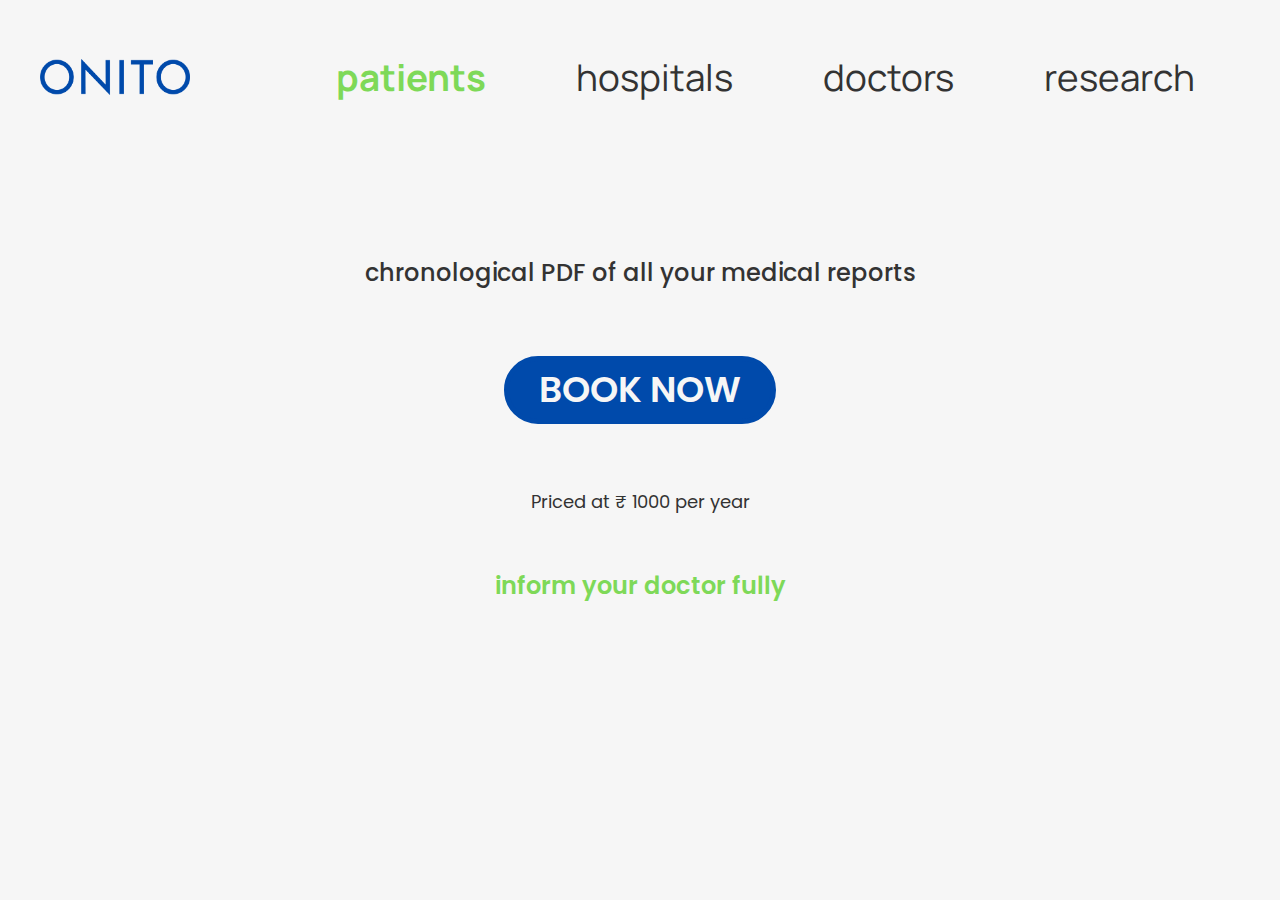
<file: index.html>
<!DOCTYPE html>
<html lang="en">
<head>
    <meta charset="UTF-8">
    <meta http-equiv="X-UA-Compatible" content="IE=edge">
    <meta name="viewport" content="width=device-width, initial-scale=1.0">
    <link rel="stylesheet" href="styles.css">
    <link rel="stylesheet" href="utilities.css">
    <link rel="stylesheet" type="text/css" href="https://fonts.googleapis.com/css?family=Poppins" />
    <link rel="shortcut icon" type="image/x-icon" href="assets/favicon.ico"/>
    <link rel="stylesheet" href="https://cdnjs.cloudflare.com/ajax/libs/font-awesome/4.7.0/css/font-awesome.min.css">
    <title>Home - ONITO</title>
</head>
<script>
    function myFunction() {
  var x = document.getElementById("myNavbar");
  if (x.className === "navbar my-3") {
    x.className += " responsive";
  } else {
    x.className = "navbar my-3";
  }
}
</script>
<body>
    <!-- NAVBAR -->
    <div class="navbar my-3" id="myNavbar">
        <div class="container flex">
            <img src="assets/logo.png" alt="" class="logo">
            <nav>
                <ul>
                    <li><a class="selected" href="index.html">patients</a></li>
                    <li><a href="hospitals.html">hospitals</a></li>
                    <li><a href="doctors.html">doctors</a></li>
                    <li><a href="research.html" class="re">research</a></li>
                    <li><a href="javascript:void(0);" class="icon" onclick="myFunction()">
                        <i class="fa fa-bars"></i></a>

                    </li>
                </ul>
            </nav>
        </div>
    </div>

    <!-- HERO -->
    <section class="hero p-3">
        <div class="container hero">
            <div class="hero-text container flex">
                <h1>chronological PDF of all your medical reports</h1>
            </div>
            <a class="btn m-5" href="mailto:onitomed@gmail.com">BOOK NOW</a>
            <div class="hero-body flex">
                <p>Priced at ₹ 1000 per year</p>
            </div>
            <div class="hero-end m-1">
                <p>inform your doctor fully</p>
            </div>
        </div>
    </section>
</body>
</html>
</file>
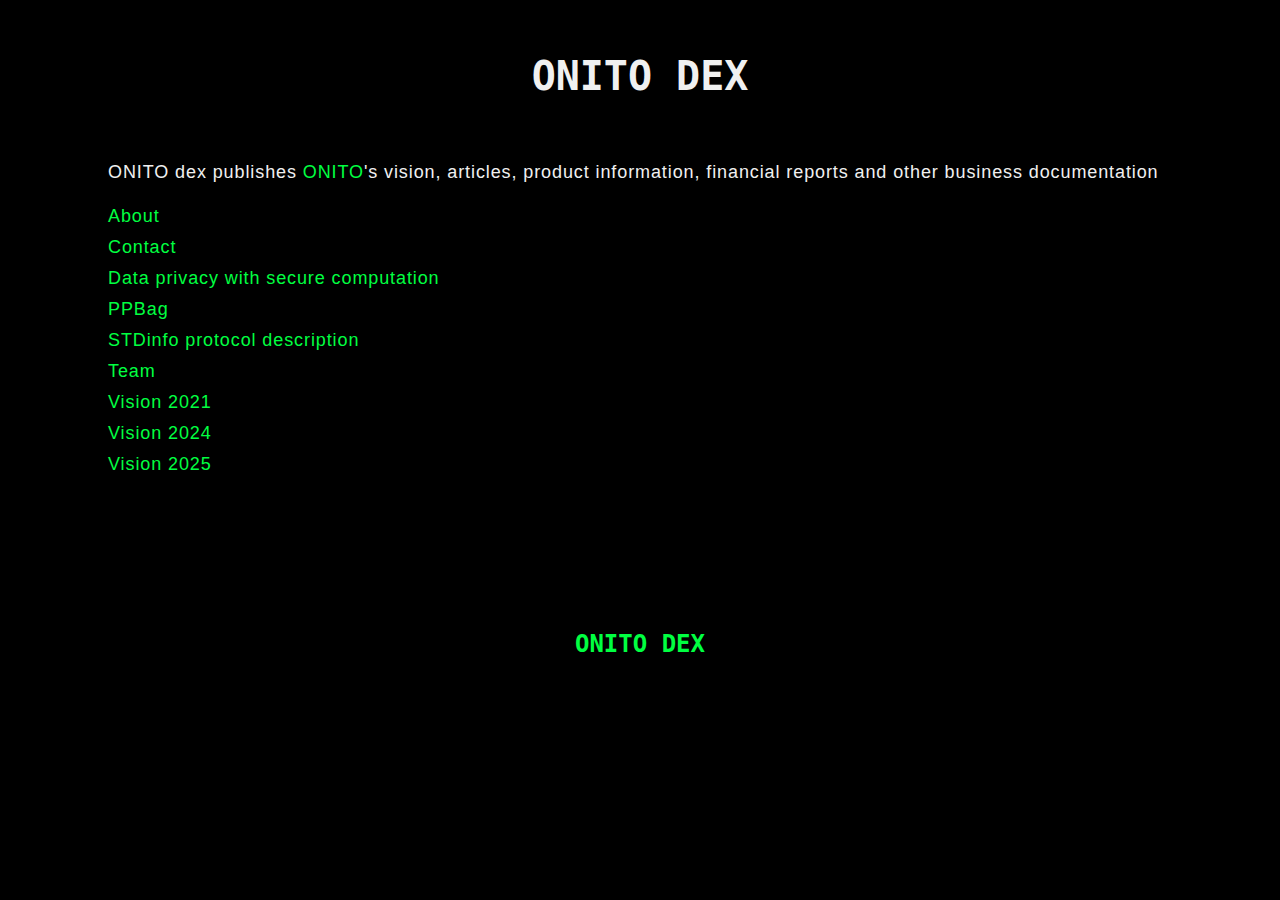
<file: dex/index.html>
<html lang='en'>
                        <head>
                            <meta charset='UTF-8'>
                            <meta name='viewport' content='width=device-width, initial-scale=1.0'>
                            <link rel='shortcut icon' type='image/x-icon' href='assets/favicon.ico'>
                            <link rel='stylesheet' href='styles.css'>
                            <title>ONITO Dex - ONITO</title>
                        </head>
                        <body>
                            <br><h1>ONITO DEX</h1><br>
<p>ONITO dex publishes <a href='https://onitomed.github.io'>ONITO</a>'s vision, articles, product information, financial reports and other business documentation</p>                           <div class='indexlink'><a href=about.html>About</a><br></div><div class='indexlink'><a href='mailto:onitomed@gmail.com'>Contact</a><br></div><div class='indexlink'><a href=dataprivacywithsecurecomputation.html>Data privacy with secure computation</a><br></div><div class='indexlink'><a href=ppbag.html>PPBag</a><br></div><div class='indexlink'><a href=stdinfoprotocoldescription.html>STDinfo protocol description</a><br></div><div class='indexlink'><a href=team.html>Team</a><br></div><div class='indexlink'><a href=vision2021.html>Vision 2021</a><br></div><div class='indexlink'><a href=vision2024.html>Vision 2024</a><br></div><div class='indexlink'><a href=vision2025.html>Vision 2025</a><br></div>
                            <br><br><br><br><br><br><br>
                            <h3><a href='index.html'>ONITO DEX</a></h3>
                        </body>
                        </html>
</file>
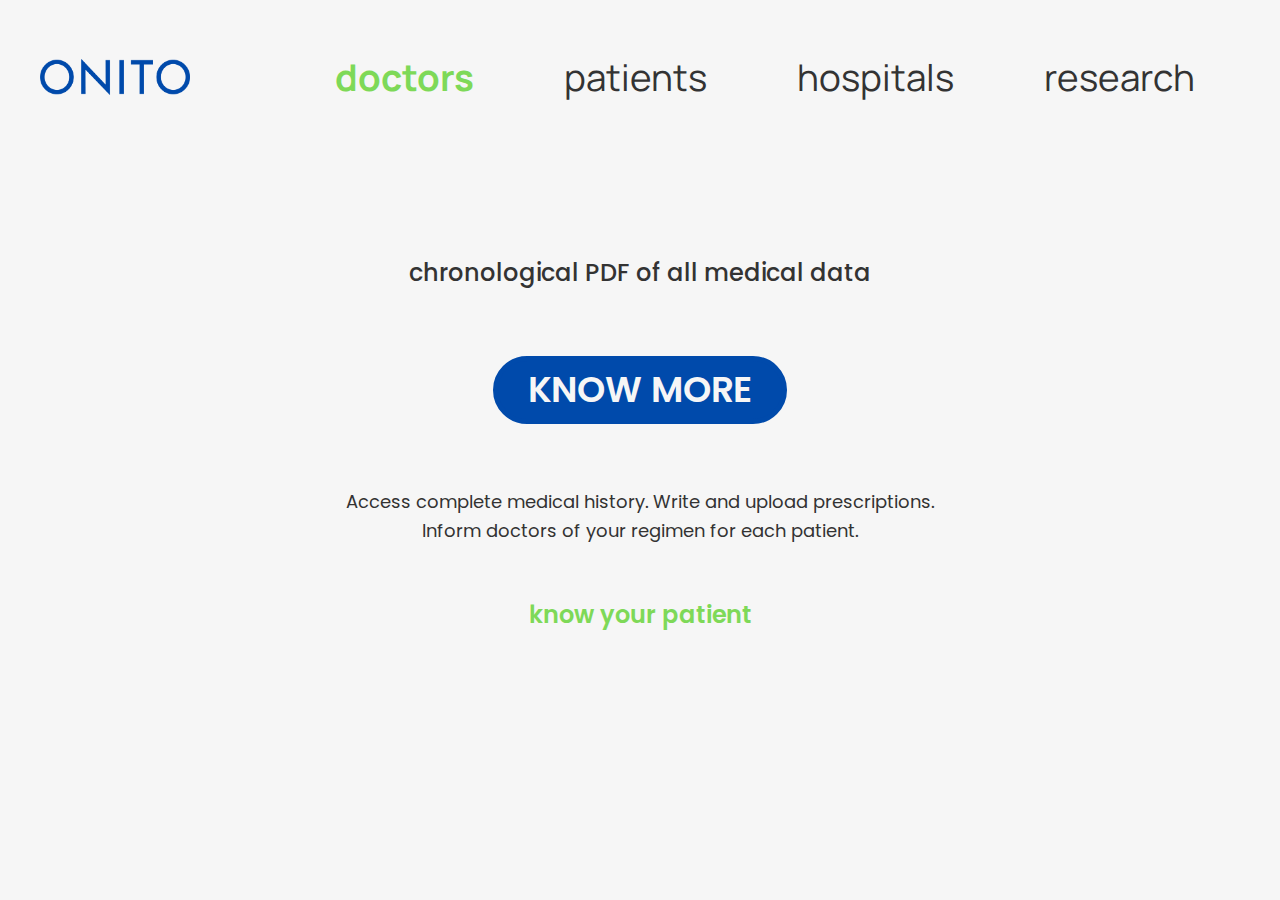
<file: doctors.html>
<!DOCTYPE html>
<html lang="en">
<head>
    <meta charset="UTF-8">
    <meta http-equiv="X-UA-Compatible" content="IE=edge">
    <meta name="viewport" content="width=device-width, initial-scale=1.0">
    <link rel="stylesheet" href="styles.css">
    <link rel="stylesheet" href="utilities.css">
    <link rel="stylesheet" type="text/css" href="https://fonts.googleapis.com/css?family=Poppins" />
    <link rel="shortcut icon" type="image/x-icon" href="assets/favicon.ico"/>
    <link rel="stylesheet" href="https://cdnjs.cloudflare.com/ajax/libs/font-awesome/4.7.0/css/font-awesome.min.css">
    <title>Doctors - ONITO</title>
</head>
<script>
    function myFunction() {
  var x = document.getElementById("myNavbar");
  if (x.className === "navbar my-3") {
    x.className += " responsive";
  } else {
    x.className = "navbar my-3";
  }
}
</script>
<body>
    <!-- NAVBAR -->
    <div class="navbar my-3" id="myNavbar">
        <div class="container flex">
            <img src="assets/logo.png" alt="" class="logo">
            <nav>
                <ul>
                    <li><a class="selected" href="doctors.html">doctors</a></li>
                    <li><a href="index.html">patients</a></li>
                    <li><a href="hospitals.html">hospitals</a></li>
                    
                    <li><a href="research.html" class="re">research</a></li>
                    <li><a href="javascript:void(0);" class="icon" onclick="myFunction()">
                        <i class="fa fa-bars"></i></a>

                    </li>
                </ul>
            </nav>
        </div>
    </div>

    <!-- HERO -->
    <section class="hero p-3">
        <div class="container hero">
            <div class="hero-text container flex">
                <h1>chronological PDF of all medical data</h1>
            </div>
            <a class="btn m-5" href="mailto:onitomed@gmail.com">KNOW MORE</a>
            <div class="hero-body flex">
                <p>Access complete medical history. Write and upload prescriptions. Inform doctors of your regimen for each patient.</p>
            </div>
            <div class="hero-end m-1">
                <p>know your patient</p>
            </div>
        </div>
    </section>
</body>
</html>
</file>
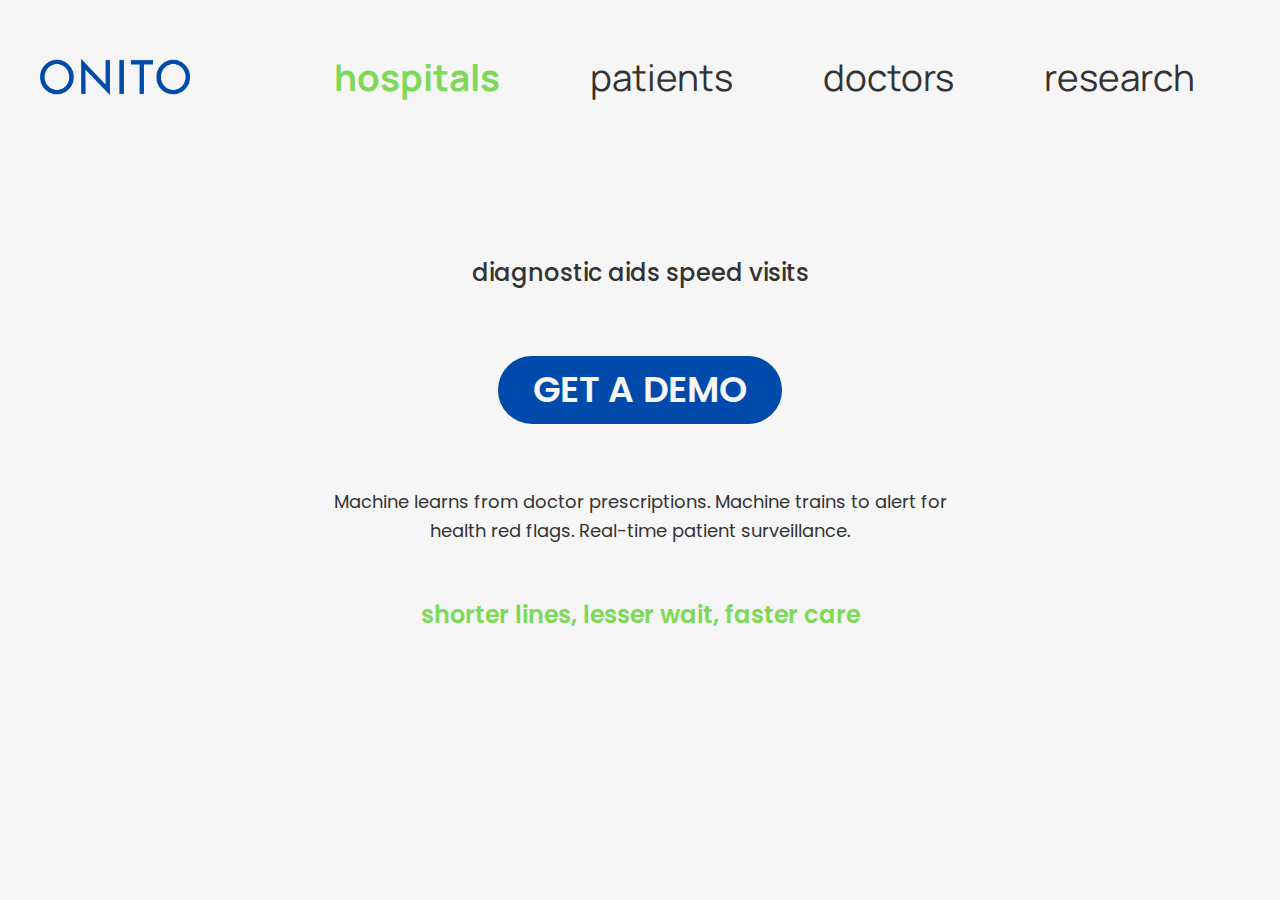
<file: hospitals.html>
<!DOCTYPE html>
<html lang="en">
<head>
    <meta charset="UTF-8">
    <meta http-equiv="X-UA-Compatible" content="IE=edge">
    <meta name="viewport" content="width=device-width, initial-scale=1.0">
    <link rel="stylesheet" href="styles.css">
    <link rel="stylesheet" href="utilities.css">
    <link rel="stylesheet" type="text/css" href="https://fonts.googleapis.com/css?family=Poppins" />
    <link rel="shortcut icon" type="image/x-icon" href="assets/favicon.ico"/>
    <link rel="stylesheet" href="https://cdnjs.cloudflare.com/ajax/libs/font-awesome/4.7.0/css/font-awesome.min.css">
    <title>Hospitals - ONITO</title>
</head>
<script>
    function myFunction() {
  var x = document.getElementById("myNavbar");
  if (x.className === "navbar my-3") {
    x.className += " responsive";
  } else {
    x.className = "navbar my-3";
  }
}
</script>
<body>
    <!-- NAVBAR -->
    <div class="navbar my-3" id="myNavbar">
        <div class="container flex">
            <img src="assets/logo.png" alt="" class="logo">
            <nav>
                <ul>
                    <li><a class="selected" href="hospitals.html">hospitals</a></li>
                    <li><a href="index.html">patients</a></li>
                    
                    <li><a href="doctors.html">doctors</a></li>
                    <li><a href="research.html" class="re">research</a></li>
                    <li><a href="javascript:void(0);" class="icon" onclick="myFunction()">
                        <i class="fa fa-bars"></i></a>

                    </li>
                </ul>
            </nav>
        </div>
    </div>

    <!-- HERO -->
    <section class="hero p-3">
        <div class="container hero">
            <div class="hero-text container flex">
                <h1>diagnostic aids speed visits</h1>
            </div>
            <a class="btn m-5" href="mailto:onitomed@gmail.com">GET A DEMO</a>
            <div class="hero-body flex">
                <p>Machine learns from doctor prescriptions. Machine trains to alert for health red flags. Real-time patient surveillance.</p>
            </div>
            <div class="hero-end m-1">
                <p>shorter lines, lesser wait, faster care</p>
            </div>
        </div>
    </section>
</body>
</html>
</file>
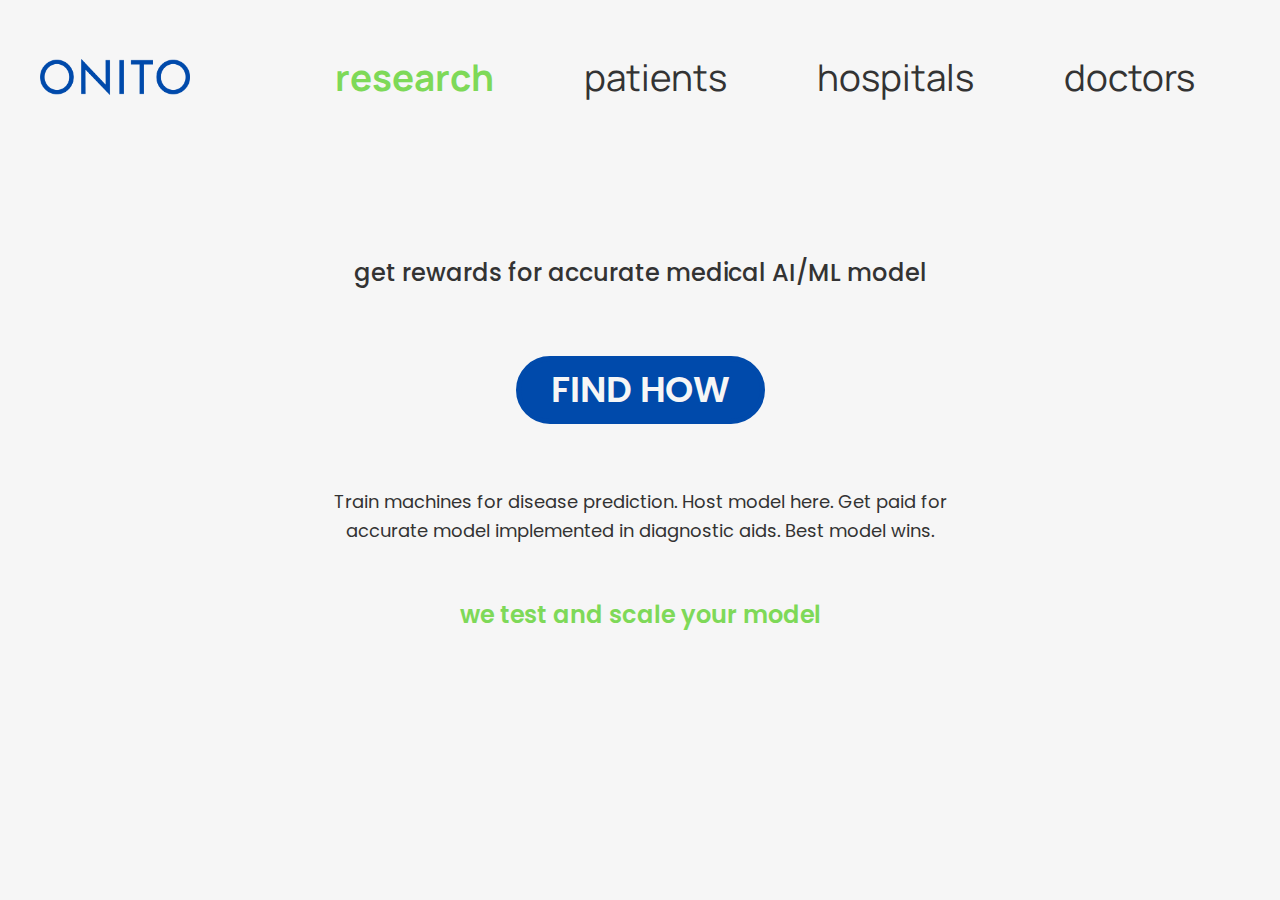
<file: research.html>
<!DOCTYPE html>
<html lang="en">
<head>
    <meta charset="UTF-8">
    <meta http-equiv="X-UA-Compatible" content="IE=edge">
    <meta name="viewport" content="width=device-width, initial-scale=1.0">
    <link rel="stylesheet" href="styles.css">
    <link rel="stylesheet" href="utilities.css">
    <link rel="stylesheet" type="text/css" href="https://fonts.googleapis.com/css?family=Poppins" />
    <link rel="shortcut icon" type="image/x-icon" href="assets/favicon.ico"/>
    <link rel="stylesheet" href="https://cdnjs.cloudflare.com/ajax/libs/font-awesome/4.7.0/css/font-awesome.min.css">
    <title>Research - ONITO</title>
</head>
<script>
    function myFunction() {
  var x = document.getElementById("myNavbar");
  if (x.className === "navbar my-3") {
    x.className += " responsive";
  } else {
    x.className = "navbar my-3";
  }
}
</script>
<body>
    <!-- NAVBAR -->
    <div class="navbar my-3" id="myNavbar">
        <div class="container flex">
            <img src="assets/logo.png" alt="" class="logo">
            <nav>
                <ul>
                    <li><a class="selected" href="research.html">research</a></li>
                    <li><a href="index.html">patients</a></li>
                    <li><a href="hospitals.html">hospitals</a></li>
                    <li><a href="doctors.html">doctors</a></li>
                    <li><a href="javascript:void(0);" class="icon" onclick="myFunction()">
                        <i class="fa fa-bars"></i></a>

                    </li>
                </ul>
            </nav>
        </div>
    </div>

    <!-- HERO -->
    <section class="hero p-3">
        <div class="container hero">
            <div class="hero-text container flex">
                <h1>get rewards for accurate medical AI/ML model</h1>
            </div>
            <a class="btn m-5" href="mailto:onitomed@gmail.com">FIND HOW</a>
            <div class="hero-body flex">
                <p>Train machines for disease prediction. Host model here. Get paid for accurate model implemented in diagnostic aids. Best model wins.</p>
            </div>
            <div class="hero-end m-1">
                <p>we test and scale your model</p>
            </div>
        </div>
    </section>
</body>
</html>
</file>
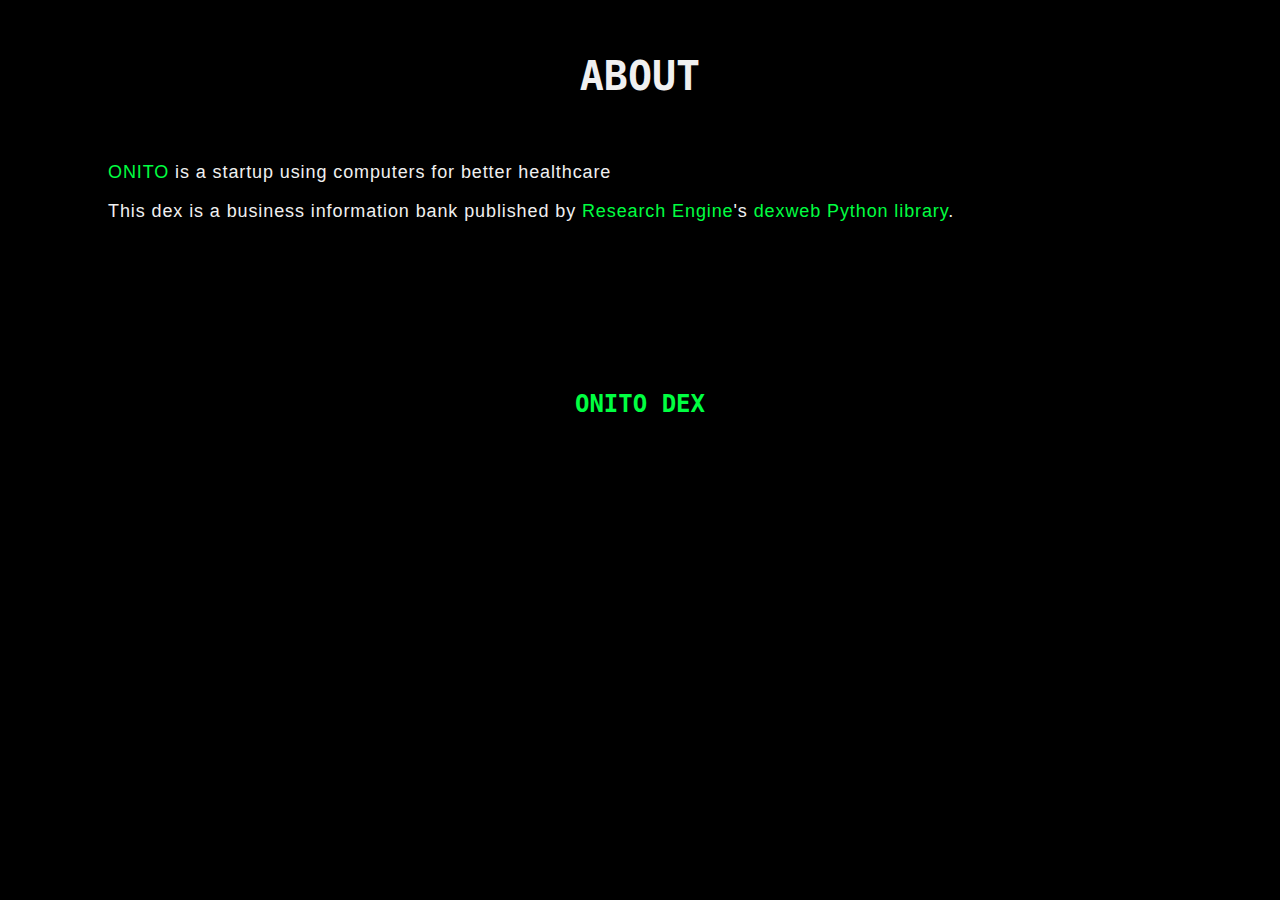
<file: dex/about.html>
<html lang='en'>
                        <head>
                            <meta charset='UTF-8'>
                            <meta name='viewport' content='width=device-width, initial-scale=1.0'>
                            <link rel='shortcut icon' type='image/x-icon' href='assets/favicon.ico'>
                            <link rel='stylesheet' href='styles.css'>
                            <title>About - ONITO Dex</title>
                        </head>
                        <body>
                        <br>
                        <h1>ABOUT</h1>
                        <br>
                        <p><a href='https://onitomed.github.io'>ONITO</a> is a startup using computers for better healthcare</p><p>This dex is a business information bank published by <a href='https://alinoorul.github.io/researchengine'>Research Engine</a>'s <a href='https://pypi.org/project/dexweb'>dexweb Python library</a>.</p>
                        <br><br><br><br><br><br><br>
                        <h3><a href='index.html'>ONITO DEX</a></h3>
                    </body>
                    </html>
</file>
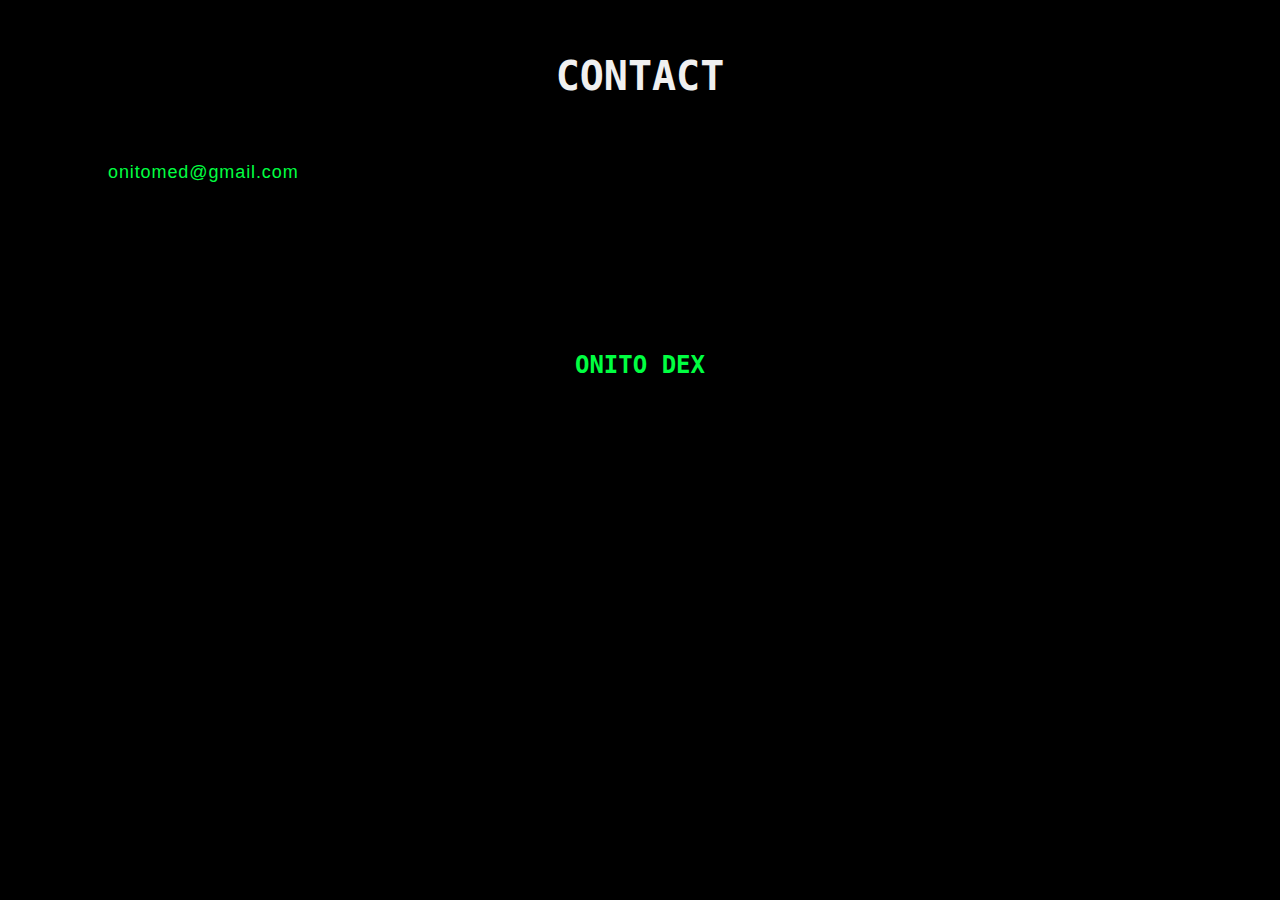
<file: dex/contact.html>
<html lang='en'>
                        <head>
                            <meta charset='UTF-8'>
                            <meta name='viewport' content='width=device-width, initial-scale=1.0'>
                            <link rel='shortcut icon' type='image/x-icon' href='assets/favicon.ico'>
                            <link rel='stylesheet' href='styles.css'>
                            <title>Contact - ONITO Dex</title>
                        </head>
                        <body>
                        <br>
                        <h1>CONTACT</h1>
                        <br>
                        <p><a href='mailto:onitomed@gmail.com'>onitomed@gmail.com</a></p>
                        <br><br><br><br><br><br><br>
                        <h3><a href='index.html'>ONITO DEX</a></h3>
                    </body>
                    </html>
</file>
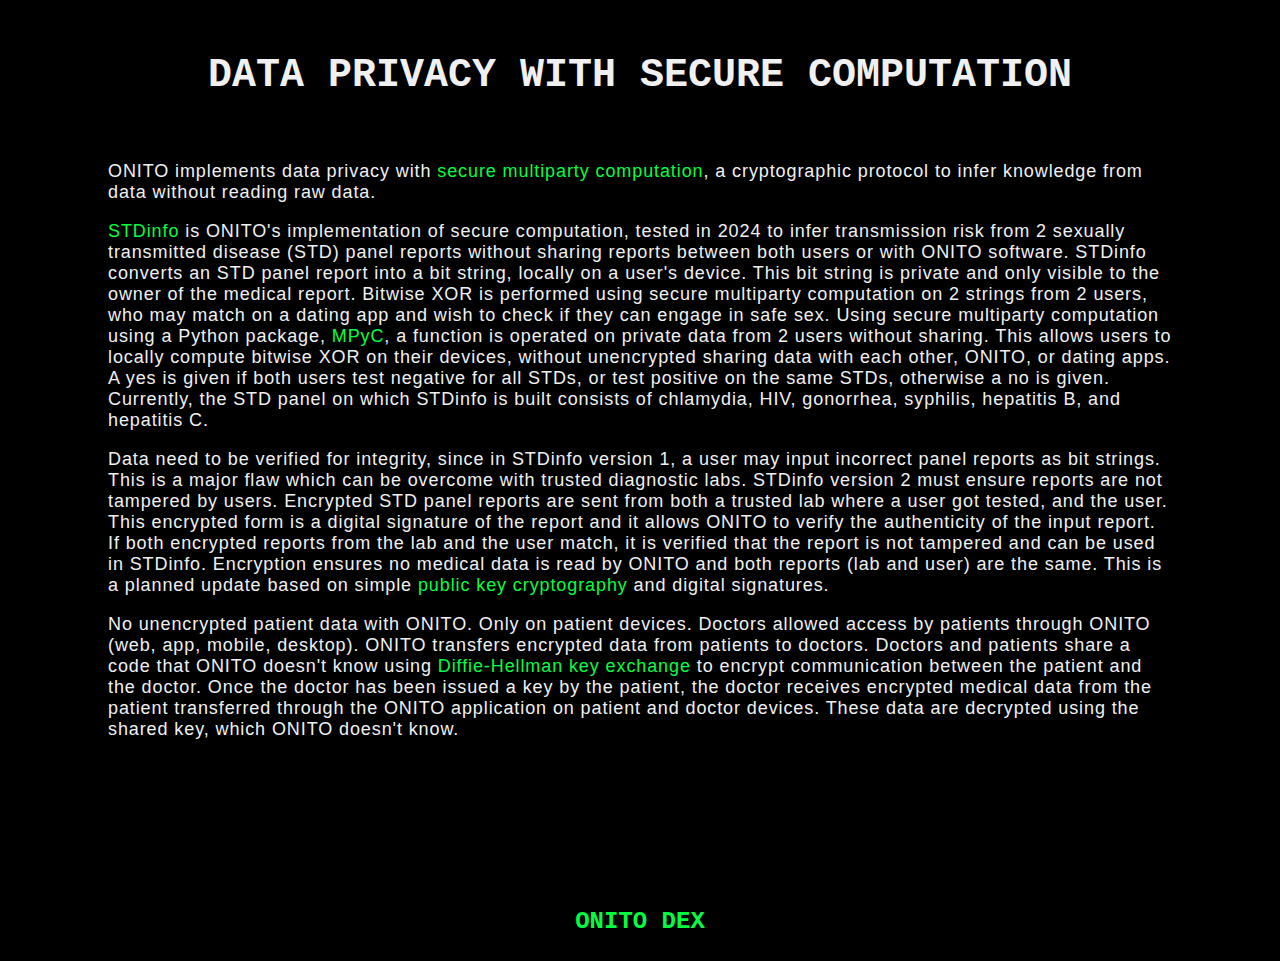
<file: dex/dataprivacywithsecurecomputation.html>
<html lang='en'>
                        <head>
                            <meta charset='UTF-8'>
                            <meta name='viewport' content='width=device-width, initial-scale=1.0'>
                            <link rel='shortcut icon' type='image/x-icon' href='assets/favicon.ico'>
                            <link rel='stylesheet' href='styles.css'>
                            <title>Data privacy with secure computation - ONITO Dex</title>
                        </head>
                        <body>
                        <br>
                        <h1>DATA PRIVACY WITH SECURE COMPUTATION</h1>
                        <br>
                        <p>ONITO implements data privacy with <a href='https://en.wikipedia.org/wiki/Secure_multi-party_computation'>secure multiparty computation</a>, a cryptographic protocol to infer knowledge from data without reading raw data.</p><p><a href='https://github.com/alinoorul/stdinfo'>STDinfo</a> is ONITO's implementation of secure computation, tested in 2024 to infer transmission risk from 2 sexually transmitted disease (STD) panel reports without sharing reports between both users or with ONITO software. STDinfo converts an STD panel report into a bit string, locally on a user's device. This bit string is private and only visible to the owner of the medical report. Bitwise XOR is performed using secure multiparty computation on 2 strings from 2 users, who may match on a dating app and wish to check if they can engage in safe sex. Using secure multiparty computation using a Python package, <a href='https://mpyc.readthedocs.io/en/latest/'>MPyC</a>, a function is operated on private data from 2 users without sharing. This allows users to locally compute bitwise XOR on their devices, without unencrypted sharing data with each other, ONITO, or dating apps. A yes is given if both users test negative for all STDs, or test positive on the same STDs, otherwise a no is given. Currently, the STD panel on which STDinfo is built consists of chlamydia, HIV, gonorrhea, syphilis, hepatitis B, and hepatitis C.</p><p>Data need to be verified for integrity, since in STDinfo version 1, a user may input incorrect panel reports as bit strings. This is a major flaw which can be overcome with trusted diagnostic labs. STDinfo version 2 must ensure reports are not tampered by users. Encrypted STD panel reports are sent from both a trusted lab where a user got tested, and the user. This encrypted form is a digital signature of the report and it allows ONITO to verify the authenticity of the input report. If both encrypted reports from the lab and the user match, it is verified that the report is not tampered and can be used in STDinfo. Encryption ensures no medical data is read by ONITO and both reports (lab and user) are the same. This is a planned update based on simple <a href='https://en.wikipedia.org/wiki/Public-key_cryptography'>public key cryptography</a> and digital signatures.</p><p>No unencrypted patient data with ONITO. Only on patient devices. Doctors allowed access by patients through ONITO (web, app, mobile, desktop). ONITO transfers encrypted data from patients to doctors. Doctors and patients share a code that ONITO doesn't know using <a href='https://en.wikipedia.org/wiki/Diffie%E2%80%93Hellman_key_exchange'>Diffie-Hellman key exchange</a> to encrypt communication between the patient and the doctor. Once the doctor has been issued a key by the patient, the doctor receives encrypted medical data from the patient transferred through the ONITO application on patient and doctor devices. These data are decrypted using the shared key, which ONITO doesn't know.</p>
                        <br><br><br><br><br><br><br>
                        <h3><a href='index.html'>ONITO DEX</a></h3>
                    </body>
                    </html>
</file>
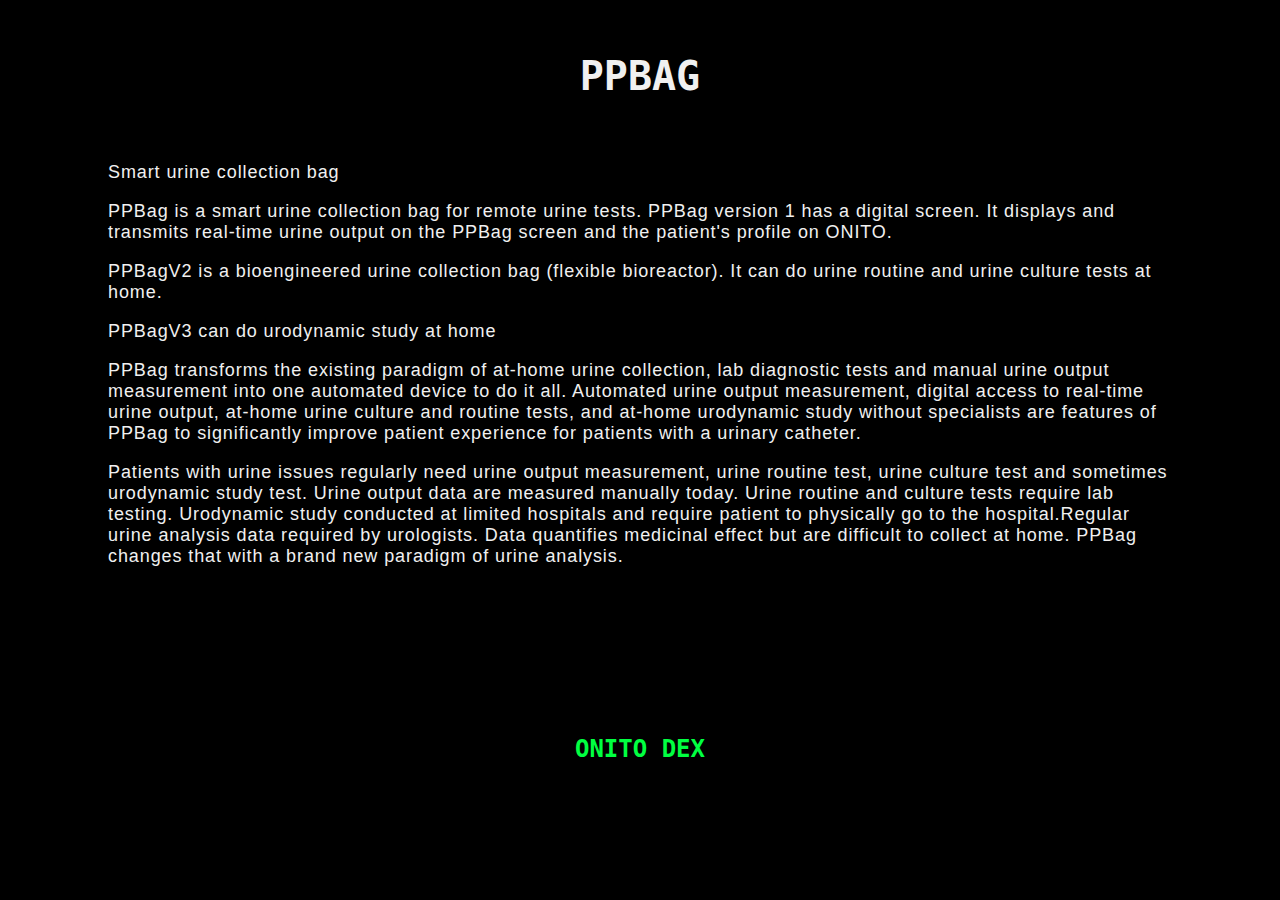
<file: dex/ppbag.html>
<html lang='en'>
                        <head>
                            <meta charset='UTF-8'>
                            <meta name='viewport' content='width=device-width, initial-scale=1.0'>
                            <link rel='shortcut icon' type='image/x-icon' href='assets/favicon.ico'>
                            <link rel='stylesheet' href='styles.css'>
                            <title>PPBag - ONITO Dex</title>
                        </head>
                        <body>
                        <br>
                        <h1>PPBAG</h1>
                        <br>
                        <p>Smart urine collection bag</p><p>PPBag is a smart urine collection bag for remote urine tests. PPBag version 1 has a digital screen. It displays and transmits real-time urine output on the PPBag screen and the patient's profile on ONITO.</p><p>PPBagV2 is a bioengineered urine collection bag (flexible bioreactor). It can do urine routine and urine culture tests at home.</p><p>PPBagV3 can do urodynamic study at home</p><p>PPBag transforms the existing paradigm of at-home urine collection, lab diagnostic tests and manual urine output measurement into one automated device to do it all. Automated urine output measurement, digital access to real-time urine output, at-home urine culture and routine tests, and at-home urodynamic study without specialists are features of PPBag to significantly improve patient experience for patients with a urinary catheter.</p><p>Patients with urine issues regularly need urine output measurement, urine routine test, urine culture test and sometimes urodynamic study test. Urine output data are measured manually today. Urine routine and culture tests require lab testing. Urodynamic study conducted at limited hospitals and require patient to physically go to the hospital.Regular urine analysis data required by urologists. Data quantifies medicinal effect but are difficult to collect at home. PPBag changes that with a brand new paradigm of urine analysis.</p>
                        <br><br><br><br><br><br><br>
                        <h3><a href='index.html'>ONITO DEX</a></h3>
                    </body>
                    </html>
</file>
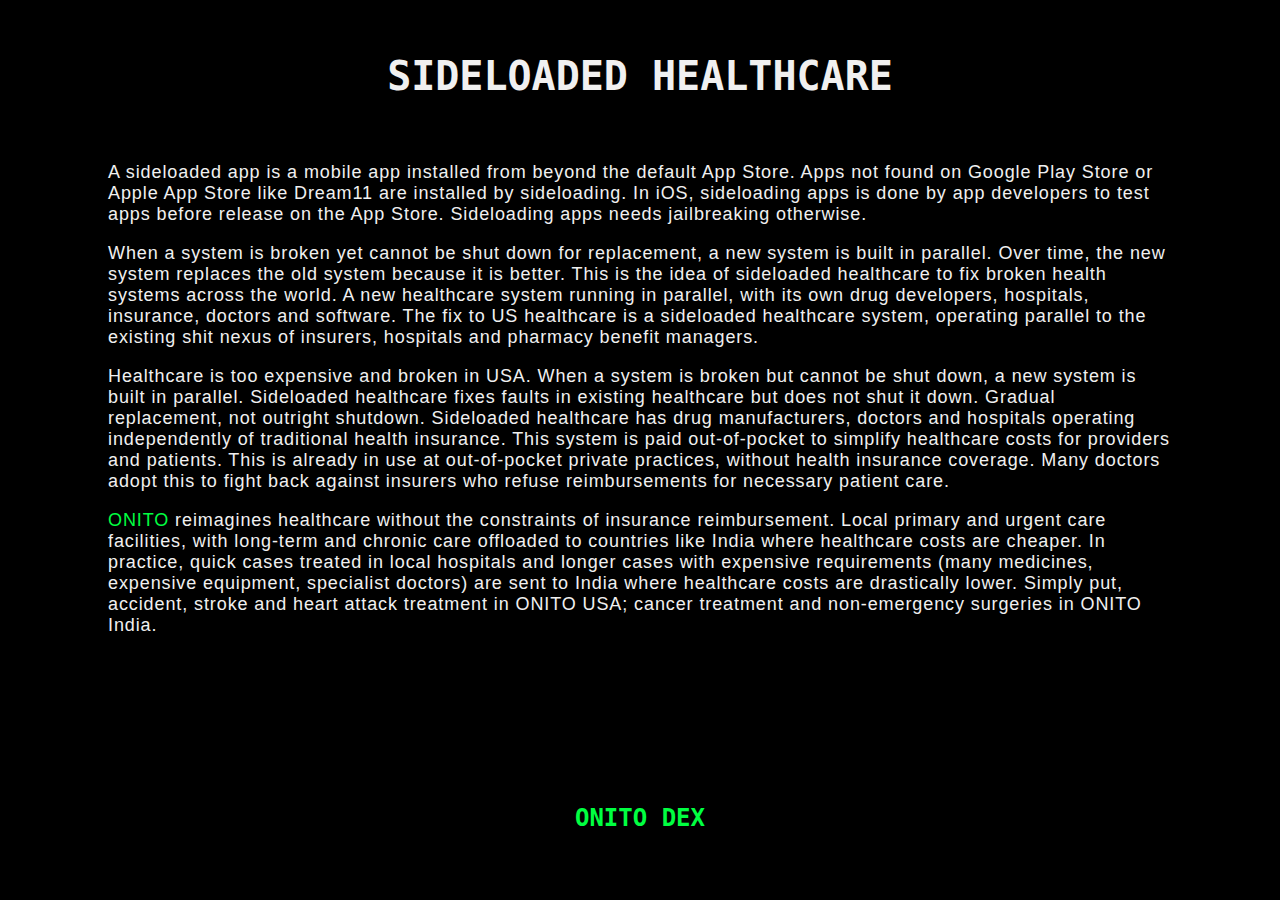
<file: dex/sideloadedhealthcare.html>
<html lang='en'>
                        <head>
                            <meta charset='UTF-8'>
                            <meta name='viewport' content='width=device-width, initial-scale=1.0'>
                            <link rel='shortcut icon' type='image/x-icon' href='assets/favicon.ico'>
                            <link rel='stylesheet' href='styles.css'>
                            <title>Sideloaded healthcare - ONITO Dex</title>
                        </head>
                        <body>
                        <br>
                        <h1>SIDELOADED HEALTHCARE</h1>
                        <br>
                        <p>A sideloaded app is a mobile app installed from beyond the default App Store. Apps not found on Google Play Store or Apple App Store like Dream11 are installed by sideloading. In iOS, sideloading apps is done by app developers to test apps before release on the App Store. Sideloading apps needs jailbreaking otherwise.</p><p>When a system is broken yet cannot be shut down for replacement, a new system is built in parallel. Over time, the new system replaces the old system because it is better. This is the idea of sideloaded healthcare to fix broken health systems across the world. A new healthcare system running in parallel, with its own drug developers, hospitals, insurance, doctors and software. The fix to US healthcare is a sideloaded healthcare system, operating parallel to the existing shit nexus of insurers, hospitals and pharmacy benefit managers.</p><p>Healthcare is too expensive and broken in USA. When a system is broken but cannot be shut down, a new system is built in parallel. Sideloaded healthcare fixes faults in existing healthcare but does not shut it down. Gradual replacement, not outright shutdown. Sideloaded healthcare has drug manufacturers, doctors and hospitals operating independently of traditional health insurance. This system is paid out-of-pocket to simplify healthcare costs for providers and patients. This is already in use at out-of-pocket private practices, without health insurance coverage. Many doctors adopt this to fight back against insurers who refuse reimbursements for necessary patient care.</p><p><a href='https://onitomed.github.io'>ONITO</a> reimagines healthcare without the constraints of insurance reimbursement. Local primary and urgent care facilities, with long-term and chronic care offloaded to countries like India where healthcare costs are cheaper. In practice, quick cases treated in local hospitals and longer cases with expensive requirements (many medicines, expensive equipment, specialist doctors) are sent to India where healthcare costs are drastically lower. Simply put, accident, stroke and heart attack treatment in ONITO USA; cancer treatment and non-emergency surgeries in ONITO India.</p>
                        <br><br><br><br><br><br><br>
                        <h3><a href='index.html'>ONITO DEX</a></h3>
                    </body>
                    </html>
</file>
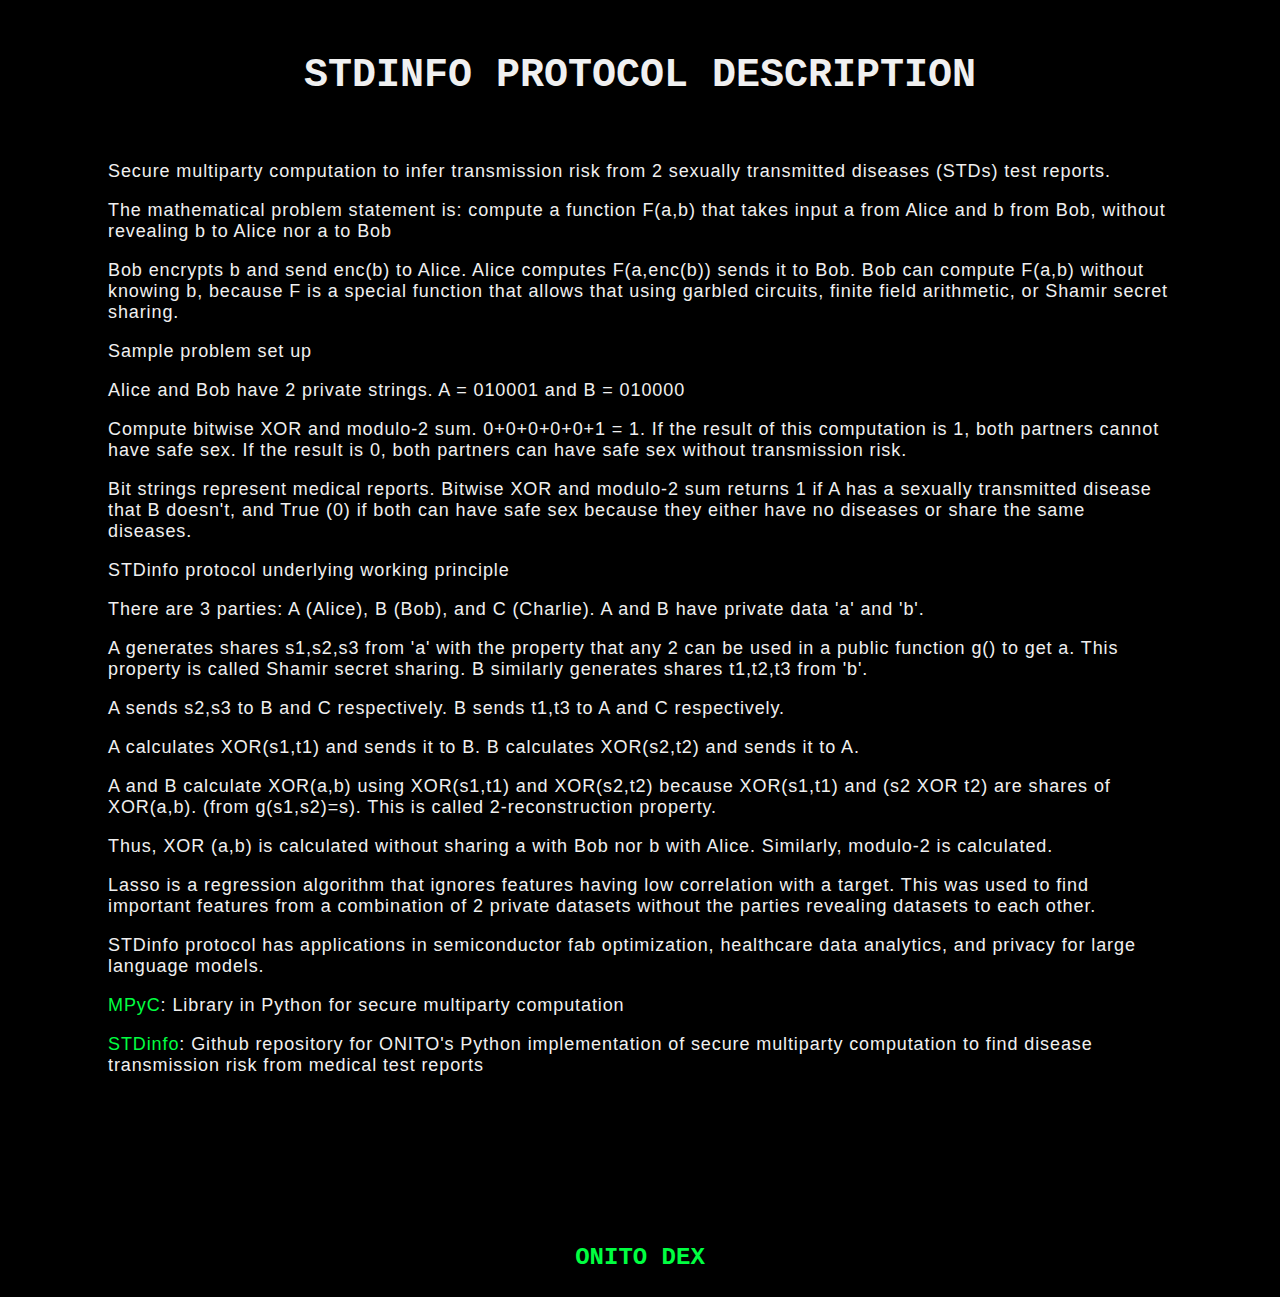
<file: dex/stdinfoprotocoldescription.html>
<html lang='en'>
                        <head>
                            <meta charset='UTF-8'>
                            <meta name='viewport' content='width=device-width, initial-scale=1.0'>
                            <link rel='shortcut icon' type='image/x-icon' href='assets/favicon.ico'>
                            <link rel='stylesheet' href='styles.css'>
                            <title>STDinfo protocol description - ONITO Dex</title>
                        </head>
                        <body>
                        <br>
                        <h1>STDINFO PROTOCOL DESCRIPTION</h1>
                        <br>
                        <p>Secure multiparty computation to infer transmission risk from 2 sexually transmitted diseases (STDs) test reports.</p><p>The mathematical problem statement is: compute a function F(a,b) that takes input a from Alice and b from Bob, without revealing b to Alice nor a to Bob</p><p>Bob encrypts b and send enc(b) to Alice. Alice computes F(a,enc(b)) sends it to Bob. Bob can compute F(a,b) without knowing b, because F is a special function that allows that using garbled circuits, finite field arithmetic, or Shamir secret sharing.</p><p>Sample problem set up</p><p>Alice and Bob have 2 private strings. A = 010001 and B = 010000</p><p>Compute bitwise XOR and modulo-2 sum. 0+0+0+0+0+1 = 1. If the result of this computation is 1, both partners cannot have safe sex. If the result is 0, both partners can have safe sex without transmission risk.</p><p>Bit strings represent medical reports. Bitwise XOR and modulo-2 sum returns 1 if A has a sexually transmitted disease that B doesn't, and True (0) if both can have safe sex because they either have no diseases or share the same diseases.</p><p>STDinfo protocol underlying working principle</p><p>There are 3 parties: A (Alice), B (Bob), and C (Charlie). A and B have private data 'a' and 'b'.</p><p>A generates shares s1,s2,s3 from 'a' with the property that any 2 can be used in a public function g() to get a. This property is called Shamir secret sharing. B similarly generates shares t1,t2,t3 from 'b'.</p><p>A sends s2,s3 to B and C respectively. B sends t1,t3 to A and C respectively.</p><p>A calculates XOR(s1,t1) and sends it to B. B calculates XOR(s2,t2) and sends it to A.</p><p>A and B calculate XOR(a,b) using XOR(s1,t1) and XOR(s2,t2) because XOR(s1,t1) and (s2 XOR t2) are shares of XOR(a,b). (from g(s1,s2)=s). This is called 2-reconstruction property.</p><p>Thus, XOR (a,b) is calculated without sharing a with Bob nor b with Alice. Similarly, modulo-2 is calculated.</p><p>Lasso is a regression algorithm that ignores features having low correlation with a target. This was used to find important features from a combination of 2 private datasets without the parties revealing datasets to each other.</p><p>STDinfo protocol has applications in semiconductor fab optimization, healthcare data analytics, and privacy for large language models. </p><p><a href='https://mpyc.readthedocs.io/en/latest/'>MPyC</a>: Library in Python for secure multiparty computation</p><p><a href='https://github.com/alinoorul/stdinfo'>STDinfo</a>: Github repository for ONITO's Python implementation of secure multiparty computation to find disease transmission risk from medical test reports</p>
                        <br><br><br><br><br><br><br>
                        <h3><a href='index.html'>ONITO DEX</a></h3>
                    </body>
                    </html>
</file>
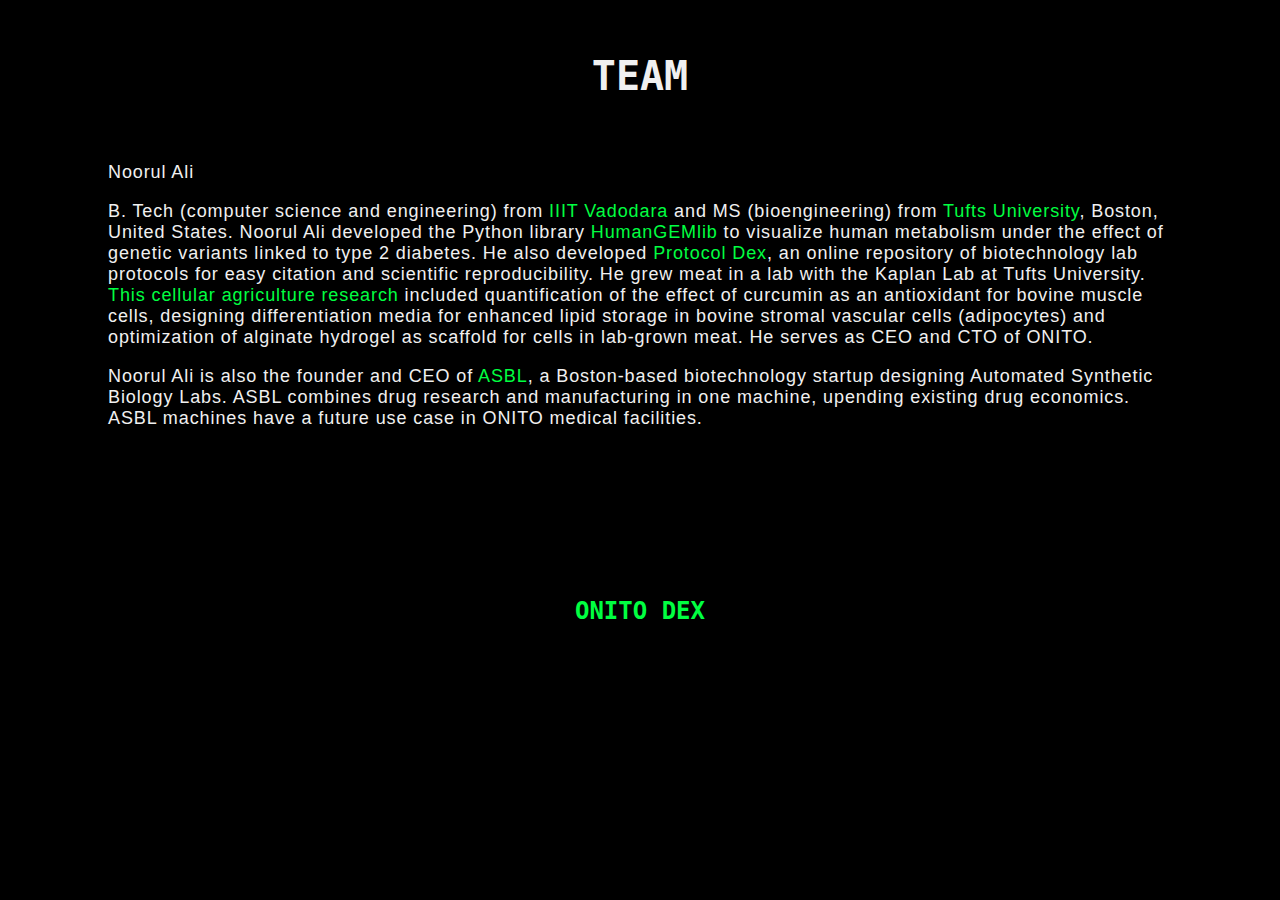
<file: dex/team.html>
<html lang='en'>
                        <head>
                            <meta charset='UTF-8'>
                            <meta name='viewport' content='width=device-width, initial-scale=1.0'>
                            <link rel='shortcut icon' type='image/x-icon' href='assets/favicon.ico'>
                            <link rel='stylesheet' href='styles.css'>
                            <title>Team - ONITO Dex</title>
                        </head>
                        <body>
                        <br>
                        <h1>TEAM</h1>
                        <br>
                        <p>Noorul Ali</p><p>B. Tech (computer science and engineering) from <a href='https://iiitvadodara.ac.in/#'>IIIT Vadodara</a> and MS (bioengineering) from <a href='https://www.tufts.edu/'>Tufts University</a>, Boston, United States. Noorul Ali developed the Python library <a href='https://pypi.org/project/humangemlib/'>HumanGEMlib</a> to visualize human metabolism under the effect of genetic variants linked to type 2 diabetes. He also developed <a href='https://matrixdex.github.io'>Protocol Dex</a>, an online repository of biotechnology lab protocols for easy citation and scientific reproducibility. He grew meat in a lab with the Kaplan Lab at Tufts University. <a href='https://github.com/alinoorul/reports'>This cellular agriculture research</a> included quantification of the effect of curcumin as an antioxidant for bovine muscle cells, designing differentiation media for enhanced lipid storage in bovine stromal vascular cells (adipocytes) and optimization of alginate hydrogel as scaffold for cells in lab-grown meat. He serves as CEO and CTO of ONITO.</p><p>Noorul Ali is also the founder and CEO of <a href='https://asbldex.github.io'>ASBL</a>, a Boston-based biotechnology startup designing Automated Synthetic Biology Labs. ASBL combines drug research and manufacturing in one machine, upending existing drug economics. ASBL machines have a future use case in ONITO medical facilities.</p>
                        <br><br><br><br><br><br><br>
                        <h3><a href='index.html'>ONITO DEX</a></h3>
                    </body>
                    </html>
</file>
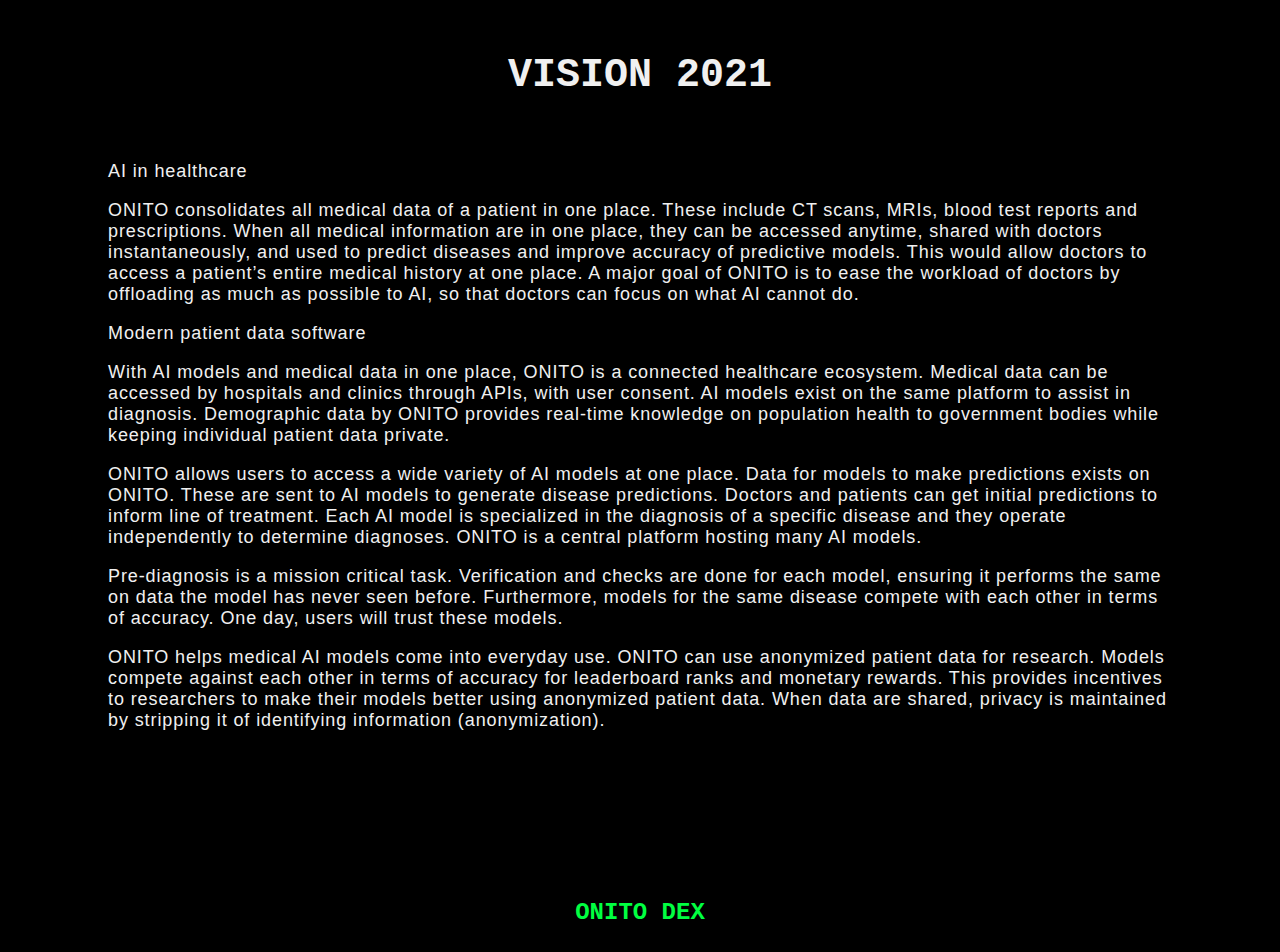
<file: dex/vision2021.html>
<html lang='en'>
                        <head>
                            <meta charset='UTF-8'>
                            <meta name='viewport' content='width=device-width, initial-scale=1.0'>
                            <link rel='shortcut icon' type='image/x-icon' href='assets/favicon.ico'>
                            <link rel='stylesheet' href='styles.css'>
                            <title>Vision 2021 - ONITO Dex</title>
                        </head>
                        <body>
                        <br>
                        <h1>VISION 2021</h1>
                        <br>
                        <p>AI in healthcare</p><p>ONITO consolidates all medical data of a patient in one place. These include CT scans, MRIs, blood test reports and prescriptions. When all medical information are in one place, they can be accessed anytime, shared with doctors instantaneously, and used to predict diseases and improve accuracy of predictive models. This would allow doctors to access a patient’s entire medical history at one place. A major goal of ONITO is to ease the workload of doctors by offloading as much as possible to AI, so that doctors can focus on what AI cannot do.</p><p>Modern patient data software</p><p>With AI models and medical data in one place, ONITO is a connected healthcare ecosystem. Medical data can be accessed by hospitals and clinics through APIs, with user consent. AI models exist on the same platform to assist in diagnosis. Demographic data by ONITO provides real-time knowledge on population health to government bodies while keeping individual patient data private.</p><p>ONITO allows users to access a wide variety of AI models at one place. Data for models to make predictions exists on ONITO. These are sent to AI models to generate disease predictions. Doctors and patients can get initial predictions to inform line of treatment. Each AI model is specialized in the diagnosis of a specific disease and they operate independently to determine diagnoses. ONITO is a central platform hosting many AI models.</p><p>Pre-diagnosis is a mission critical task. Verification and checks are done for each model, ensuring it performs the same on data the model has never seen before. Furthermore, models for the same disease compete with each other in terms of accuracy. One day, users will trust these models.</p><p>ONITO helps medical AI models come into everyday use. ONITO can use anonymized patient data for research. Models compete against each other in terms of accuracy for leaderboard ranks and monetary rewards. This provides incentives to researchers to make their models better using anonymized patient data. When data are shared, privacy is maintained by stripping it of identifying information (anonymization).</p>
                        <br><br><br><br><br><br><br>
                        <h3><a href='index.html'>ONITO DEX</a></h3>
                    </body>
                    </html>
</file>
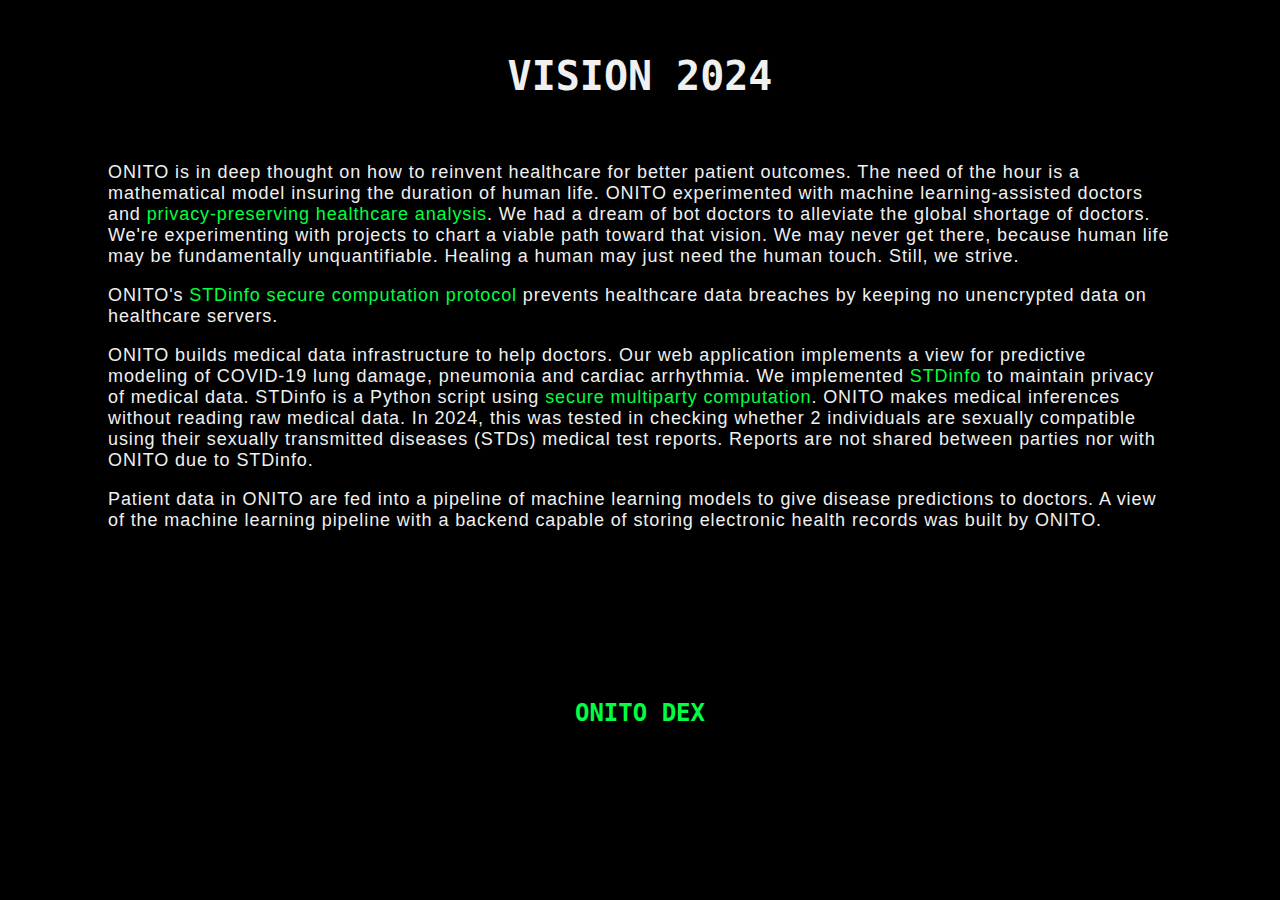
<file: dex/vision2024.html>
<html lang='en'>
                        <head>
                            <meta charset='UTF-8'>
                            <meta name='viewport' content='width=device-width, initial-scale=1.0'>
                            <link rel='shortcut icon' type='image/x-icon' href='assets/favicon.ico'>
                            <link rel='stylesheet' href='styles.css'>
                            <title>Vision 2024 - ONITO Dex</title>
                        </head>
                        <body>
                        <br>
                        <h1>VISION 2024</h1>
                        <br>
                        <p>ONITO is in deep thought on how to reinvent healthcare for better patient outcomes. The need of the hour is a mathematical model insuring the duration of human life. ONITO experimented with machine learning-assisted doctors and <a href='dataprivacywithsecurecomputation.html'>privacy-preserving healthcare analysis</a>. We had a dream of bot doctors to alleviate the global shortage of doctors. We're experimenting with projects to chart a viable path toward that vision. We may never get there, because human life may be fundamentally unquantifiable. Healing a human may just need the human touch. Still, we strive.</p><p>ONITO's <a href='dataprivacywithsecurecomputation.html'>STDinfo secure computation protocol</a> prevents healthcare data breaches by keeping no unencrypted data on healthcare servers.</p><p>ONITO builds medical data infrastructure to help doctors. Our web application implements a view for predictive modeling of COVID-19 lung damage, pneumonia and cardiac arrhythmia. We implemented <a href='dataprivacywithsecurecomputation.html'>STDinfo</a> to maintain privacy of medical data. STDinfo is a Python script using <a href='https://en.wikipedia.org/wiki/Secure_multi-party_computation'>secure multiparty computation</a>. ONITO makes medical inferences without reading raw medical data. In 2024, this was tested in checking whether 2 individuals are sexually compatible using their sexually transmitted diseases (STDs) medical test reports. Reports are not shared between parties nor with ONITO due to STDinfo.</p><p>Patient data in ONITO are fed into a pipeline of machine learning models to give disease predictions to doctors. A view of the machine learning pipeline with a backend capable of storing electronic health records was built by ONITO.</p>
                        <br><br><br><br><br><br><br>
                        <h3><a href='index.html'>ONITO DEX</a></h3>
                    </body>
                    </html>
</file>
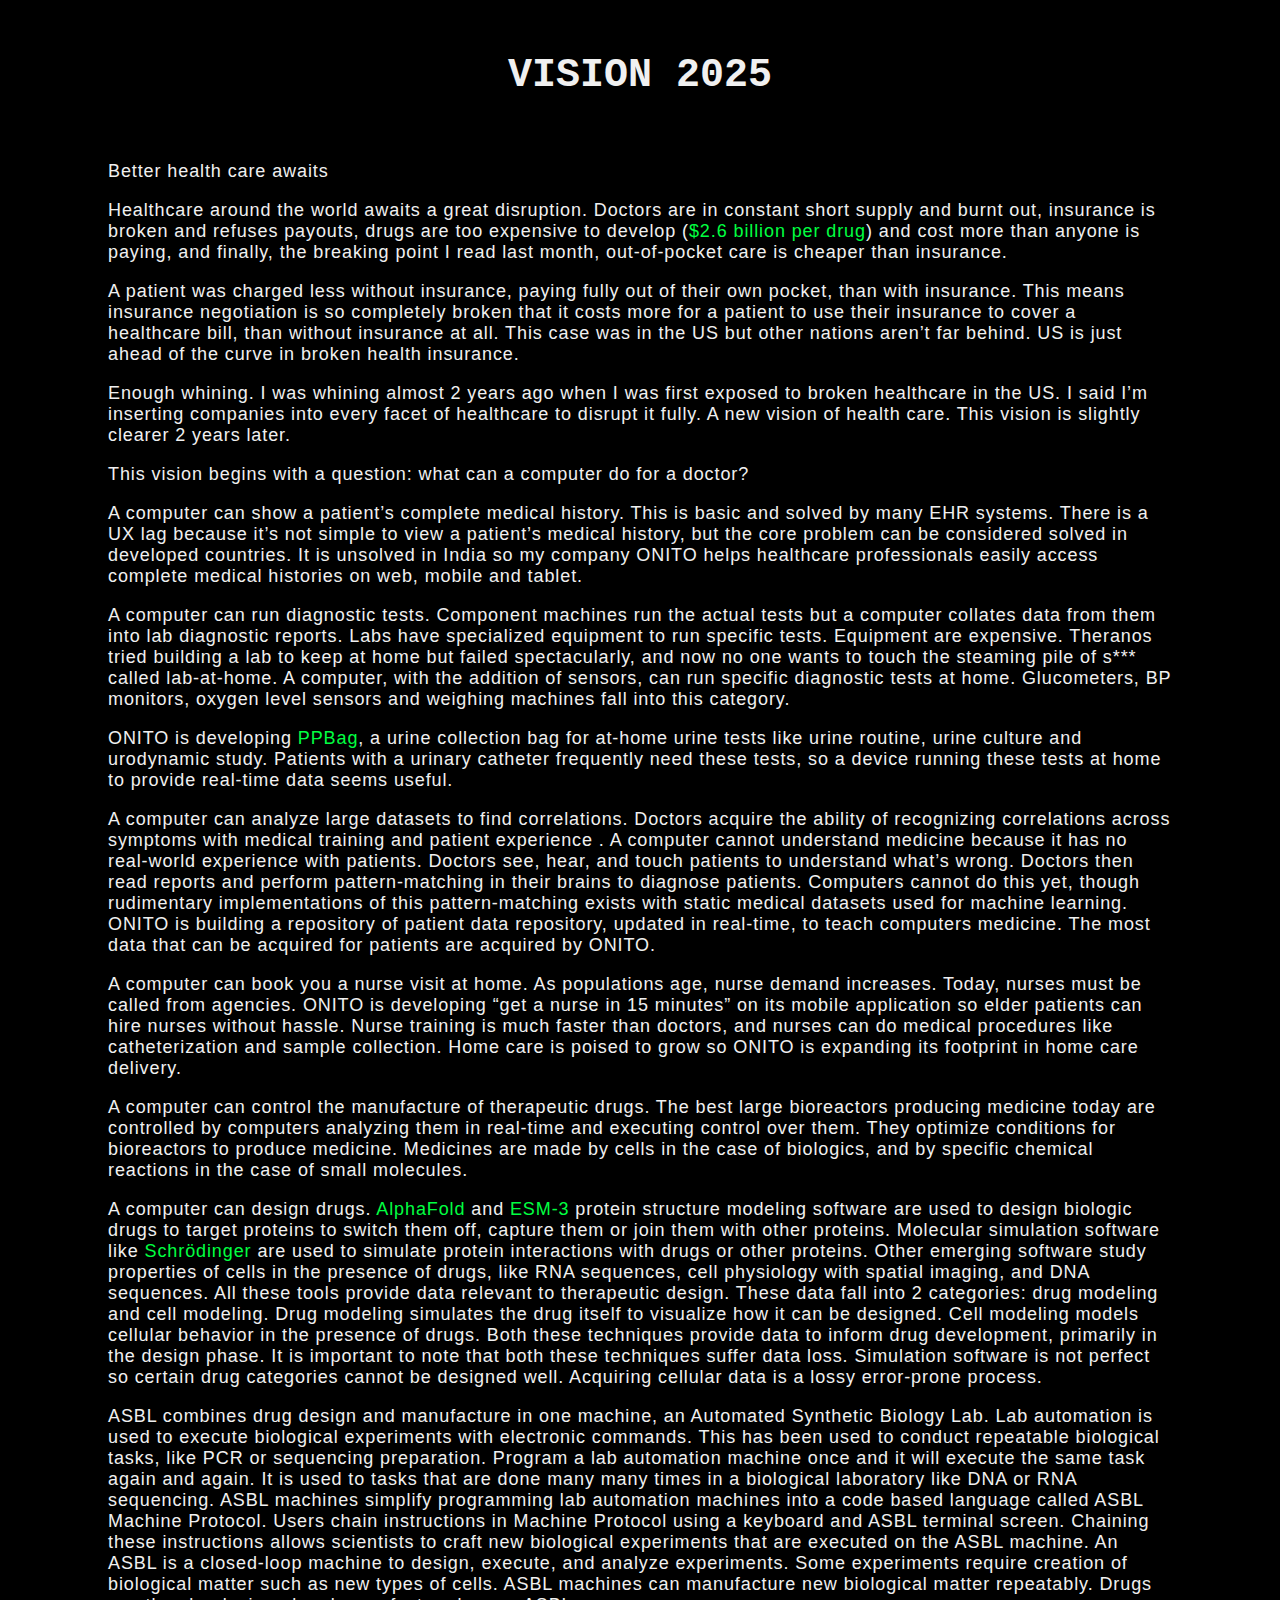
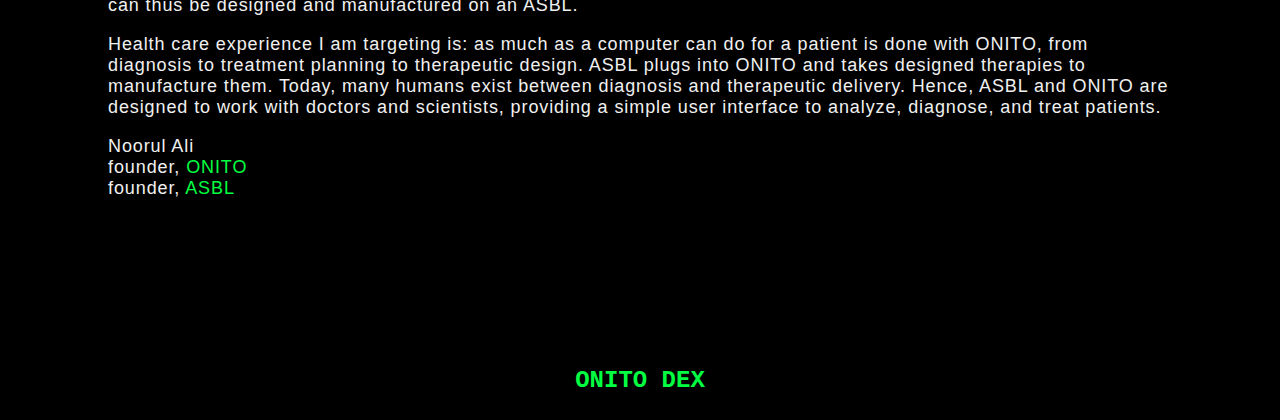
<file: dex/vision2025.html>
<html lang='en'>
                        <head>
                            <meta charset='UTF-8'>
                            <meta name='viewport' content='width=device-width, initial-scale=1.0'>
                            <link rel='shortcut icon' type='image/x-icon' href='assets/favicon.ico'>
                            <link rel='stylesheet' href='styles.css'>
                            <title>Vision 2025 - ONITO Dex</title>
                        </head>
                        <body>
                        <br>
                        <h1>VISION 2025</h1>
                        <br>
                        <p>Better health care awaits</p><p>Healthcare around the world awaits a great disruption. Doctors are in constant short supply and burnt out, insurance is broken and refuses payouts, drugs are too expensive to develop (<a href='https://doi.org/10.1016/j.jhealeco.2016.01.012'>$2.6 billion per drug</a>) and cost more than anyone is paying, and finally, the breaking point I read last month, out-of-pocket care is cheaper than insurance.</p><p>A patient was charged less without insurance, paying fully out of their own pocket, than with insurance. This means insurance negotiation is so completely broken that it costs more for a patient to use their insurance to cover a healthcare bill, than without insurance at all. This case was in the US but other nations aren’t far behind. US is just ahead of the curve in broken health insurance.</p><p>Enough whining. I was whining almost 2 years ago when I was first exposed to broken healthcare in the US. I said I’m inserting companies into every facet of healthcare to disrupt it fully. A new vision of health care. This vision is slightly clearer 2 years later.</p><p>This vision begins with a question: what can a computer do for a doctor?</p><p>A computer can show a patient’s complete medical history. This is basic and solved by many EHR systems. There is a UX lag because it’s not simple to view a patient’s medical history, but the core problem can be considered solved in developed countries. It is unsolved in India so my company ONITO helps healthcare professionals easily access complete medical histories on web, mobile and tablet.</p><p>A computer can run diagnostic tests. Component machines run the actual tests but a computer collates data from them into lab diagnostic reports. Labs have specialized equipment to run specific tests. Equipment are expensive. Theranos tried building a lab to keep at home but failed spectacularly, and now no one wants to touch the steaming pile of s*** called lab-at-home. A computer, with the addition of sensors, can run specific diagnostic tests at home. Glucometers, BP monitors, oxygen level sensors and weighing machines fall into this category.</p><p>ONITO is developing <a href='ppbag.html'>PPBag</a>, a urine collection bag for at-home urine tests like urine routine, urine culture and urodynamic study. Patients with a urinary catheter frequently need these tests, so a device running these tests at home to provide real-time data seems useful.</p><p>A computer can analyze large datasets to find correlations. Doctors acquire the ability of recognizing correlations across symptoms with medical training and patient experience . A computer cannot understand medicine because it has no real-world experience with patients. Doctors see, hear, and touch patients to understand what’s wrong. Doctors then read reports and perform pattern-matching in their brains to diagnose patients. Computers cannot do this yet, though rudimentary implementations of this pattern-matching exists with static medical datasets used for machine learning. ONITO is building a repository of patient data repository, updated in real-time, to teach computers medicine. The most data that can be acquired for patients are acquired by ONITO.</p><p>A computer can book you a nurse visit at home. As populations age, nurse demand increases. Today, nurses must be called from agencies. ONITO is developing “get a nurse in 15 minutes” on its mobile application so elder patients can hire nurses without hassle. Nurse training is much faster than doctors, and nurses can do medical procedures like catheterization and sample collection. Home care is poised to grow so ONITO is expanding its footprint in home care delivery.</p><p>A computer can control the manufacture of therapeutic drugs. The best large bioreactors producing medicine today are controlled by computers analyzing them in real-time and executing control over them. They optimize conditions for bioreactors to produce medicine. Medicines are made by cells in the case of biologics, and by specific chemical reactions in the case of small molecules.</p><p>A computer can design drugs. <a href='https://alphafold.ebi.ac.uk/'>AlphaFold</a> and <a href='https://github.com/evolutionaryscale/esm'>ESM-3</a> protein structure modeling software are used to design biologic drugs to target proteins to switch them off, capture them or join them with other proteins. Molecular simulation software like <a href='https://www.schrodinger.com/'>Schrödinger</a> are used to simulate protein interactions with drugs or other proteins. Other emerging software study properties of cells in the presence of drugs, like RNA sequences, cell physiology with spatial imaging, and DNA sequences. All these tools provide data relevant to therapeutic design. These data fall into 2 categories: drug modeling and cell modeling. Drug modeling simulates the drug itself to visualize how it can be designed. Cell modeling models cellular behavior in the presence of drugs. Both these techniques provide data to inform drug development, primarily in the design phase. It is important to note that both these techniques suffer data loss. Simulation software is not perfect so certain drug categories cannot be designed well. Acquiring cellular data is a lossy error-prone process.</p><p>ASBL combines drug design and manufacture in one machine, an Automated Synthetic Biology Lab. Lab automation is used to execute biological experiments with electronic commands. This has been used to conduct repeatable biological tasks, like PCR or sequencing preparation. Program a lab automation machine once and it will execute the same task again and again. It is used to tasks that are done many many times in a biological laboratory like DNA or RNA sequencing. ASBL machines simplify programming lab automation machines into a code based language called ASBL Machine Protocol. Users chain instructions in Machine Protocol using a keyboard and ASBL terminal screen. Chaining these instructions allows scientists to craft new biological experiments that are executed on the ASBL machine. An ASBL is a closed-loop machine to design, execute, and analyze experiments. Some experiments require creation of biological matter such as new types of cells. ASBL machines can manufacture new biological matter repeatably. Drugs can thus be designed and manufactured on an ASBL.</p><p>Health care experience I am targeting is: as much as a computer can do for a patient is done with ONITO, from diagnosis to treatment planning to therapeutic design. ASBL plugs into ONITO and takes designed therapies to manufacture them. Today, many humans exist between diagnosis and therapeutic delivery. Hence, ASBL and ONITO are designed to work with doctors and scientists, providing a simple user interface to analyze, diagnose, and treat patients.</p><p>Noorul Ali<br>founder, <a href='https://onitomed.github.io'>ONITO</a><br>founder, <a href='https://asbldex.github.io'>ASBL</a></p>
                        <br><br><br><br><br><br><br>
                        <h3><a href='index.html'>ONITO DEX</a></h3>
                    </body>
                    </html>
</file>
<file: styles.css>
@import url('https://fonts.googleapis.com/css2?family=Manrope&family=Poppins&display=swap');
 
:root {
    --primary-color: #004AAB;
    --secondary-color: #7ED958;
    --tertiary-color: #5CE1E6;
    --dark-color: #002240;
    --light-color: #f4f4f4;
    --success-color: #5cb85c;
    --error-color: #d9534f;
}

* {
    box-sizing: border-box;
    margin: 0;
    padding: 0;
}

body {
    font-family: "Poppins", sans-serif;
    color: #333;
    line-height: 1.6;
    background-color: #f6f6f6;
}

/* NAVBAR */
.navbar {
    font-family: "Manrope", sans-serif;
    height: 90px;
    overflow: hidden;
    position: relative;
}

.navbar .flex {
    justify-content: space-between;
}

.navbar ul {
    display: flex;
}

.navbar a {
    padding: 10px;
    margin: 0 35px;
    font-size: 2.3rem;
}

.navbar .selected {
    font-weight: bold;
    color: var(--secondary-color);
   
}

.navbar a:hover {
    border-bottom: 2px var(--secondary-color) solid;
}
.navbar .icon {
    display: none;
    margin: -10px 0;
    align-self:flex-end;
}


/* HERO */
.hero {
    text-align: center;
    margin: 100px 0px;
}
.flex {
    display: flex;
    justify-content: center;
    align-items: center;
}

.hero h1 {
    font-size: 1.5rem;
    font-weight: 500;
}

.hero-body {
    max-width: 625px;
    margin: auto;
    margin-bottom: 50px;
}


.hero-body p {
    font-size: 1.125rem;
    text-align: center;
}

.hero-end {
    font-size: 1.5rem;
    font-weight: 600;
    color: var(--secondary-color);
    letter-spacing: -2%;
}
.hero a {
    font-size: 2.25rem;
    font-weight: 600;
    letter-spacing: -2.5%rem;
}

ul {
    list-style-type: none;
}

a {
    text-decoration: none;
    color: #333;
}

.navbar img {
    width: 150px;
    height: auto;
}

/* smaller desktops, tablets */
@media (max-width: 1100px) {
    .navbar a {
        padding: 10px 8px;
        font-size: 1.6rem;
        margin: 0 15px;
    }
    
}
/* mobile */
@media (max-width: 768px) {
    .navbar .flex {
        flex-direction: column;
    }
    .hero a {
        font-size: 1.5rem;
        font-weight: 600;
        letter-spacing: -2.5%rem;
    }
    
    
    
}

@media (max-width: 500px) {
    
    .navbar a {
        padding: 10px 1px;
        font-size: 1.4rem;
        margin: 0 10px;
        
    
    }
    
    .navbar .flex {
        flex-direction:column;
        overflow: hidden;
    }
    .hero a {
        font-size: 1.2rem;
        font-weight: 600;
        letter-spacing: -2.5%rem;
    }

    .navbar li:not(:last-child) {display: none; }
    .navbar li:first-child {display: block; }
  .navbar a.icon {
    float: right;
    display: block;
  }
  .re {
    display: none;
  }
}
@media screen and (max-width: 500px) {
  .navbar .responsive {position: relative;}
  .navbar .responsive a.icon {
    position: absolute;
    right: 0;
    top: 0;
  }
  .navbar.responsive li {
    float: none;
    display: block;
    text-align: left;
    
  }
    
    
}
</file>
<file: utilities.css>
.container {
    max-width: 1400px;
    margin: 0 auto;
    overflow: auto;
    padding: 0 40px;
    
}

.card {
    background-color: #fff;
    border-radius: 10px;
    box-shadow: 0 2px 10px rgba(0,0,0,0.2);
    padding: 20px;
    margin: 10px;
    color: #333;
}

.btn {
    display: inline-block;
    padding: 0px 30px;
    cursor: pointer;
    background-color: var(--primary-color);
    color: #f6f6f6;
    border: 5px solid var(--primary-color);
    border-radius: 111px;
}

.btn:hover {
    background-color: transparent;
    color: var(--primary-color);
    border: 5px solid var(--primary-color);
}

/* Background & colored buttons*/
.bg-primary,
.btn-primary {
    background-color: var(--primary-color);
    color: #fff;
}

.bg-secondary,
.btn-secondary {
    background-color: var(--secondary-color);
    color: #fff;
}

.bg-dark,
.btn-dark {
    background-color: var(--dark-color);
    color: #fff;
}

.bg-light,
.btn-light {
    background-color: var(--light-color);
    color: #333;
}

.bg-primary a,
.btn-primary a,
.bg-secondary a,
.btn-secondary a,
.bg-dark a,
.btn-dark a {
    color: #fff;
}

/* Text */
.text-center {
    text-align: center;
}

.sm {
    font-size: 1rem;
}

.md {
    font-size: 2rem;
}

.lg {
    font-size: 3rem;
}

.xl {
    font-size: 4rem;
}

.lead {
    font-size: 20px;
    color: #fff;
}

/* Text colors */
.text-primary {
    color: var(--primary-color);
}

.text-secondary {
    color: var(--secondary-color);
}

.text-dark {
    color: var(--dark-color);
}

.text-light{
    color: var(--light-color);
}

/* Alert */
.alert {
    background-color: var(--light-color);
    padding: 10px 20px;
    font-weight: bold;
    margin: 15px 0;
}

.alert i {
    margin-right: 10px;
}

.alert-success {
    background-color: var(--success-color);
    color: #fff;
}

.alert-error {
    background-color: var(--error-color);
    color: #fff;
}

.flex {
    display: flex;
    justify-content: center;
    align-items: center;
    height: 100%;
    
}

/* Grid */
.grid {
    display: grid;
    grid-template-columns: repeat(2, 1fr);
    gap: 20px;
    justify-content: center;
    align-items: center;
    height: 100%;
      
}

.grid-3 {
    grid-template-columns: repeat(3, 1fr);
}

.grid-px-50 {
    padding: 0px 50px;
}

/* Margin */
.my-1 {
    margin: 1rem 0;
}
.my-2 {
    margin: 1.5rem 0;
}
.my-3 {
    margin: 2rem 0;
}
.my-4 {
    margin: 3rem 0;
}
.my-5 {
    margin: 4rem 0;
}

.m-1 {
    margin: 1rem;
}
.m-2 {
    margin: 1.5rem;
}
.m-3 {
    margin: 2rem;
}
.m-4 {
    margin: 3rem;
}
.m-5 {
    margin: 4rem;
}

/* Padding */
.py-1 {
    padding: 1rem 0;
}
.py-2 {
    padding: 1.5rem 0;
}
.py-3 {
    padding: 2rem 0;
}
.py-4 {
    padding: 3rem 0;
}
.py-5 {
    padding: 4rem 0;
}

.p-1 {
    padding: 1rem;
}
.p-2 {
    padding: 1.5rem;
}
.p-3 {
    padding: 2rem;
}
.p-4 {
    padding: 3rem;
}
.p-5 {
    padding: 4rem;
}
@media (max-width: 768px) {
    .btn {
        padding: 0px 15px;
    }
    
}
</file>
<file: dex/styles.css>
body {
  background-color: black;
  color: rgb(220, 220, 220)
}
h1 {
  color: rgb(240, 240, 240); font-family:monospace; text-align: center; font-size: 2.5rem;
}
p,ul,ol {
  color: rgb(240, 240, 240); font-family:arial; font-size: 18px; letter-spacing: 0.05em;
}
table {
  color: rgb(220, 220, 220); font-family:arial; font-size: 0.9em; letter-spacing: 0.05em;
}
h3 {
  color: white; bottom:0; font-family:monospace; width: 100%; text-align: center; font-size: 1.5rem;
}
a {
  color: #00ff41;
  text-decoration: none;
}
a:hover {
  text-decoration: underline;
}
body {
  padding: 0px 100px;
}
.indexlink {
  color: rgb(240, 240, 240); font-family:arial; font-size: 18px; letter-spacing: 0.05em; padding: 5px 0px;
}

@media screen and (max-width: 600px) {
  body {
    padding: 0px 20px
  }
}
</file>
